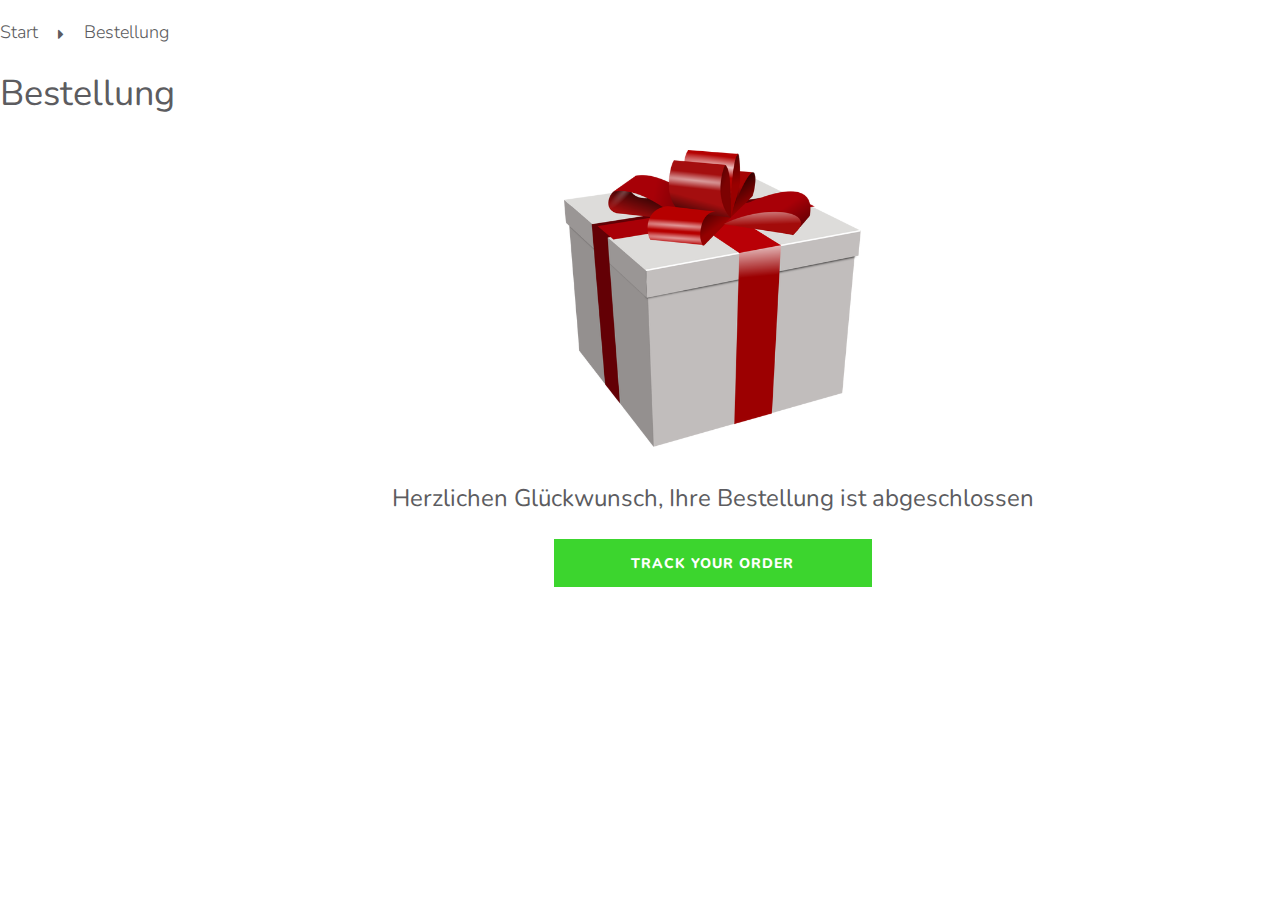
<file: checkout-zahlungsart.html>
<!DOCTYPE html>
<html lang="en">
<head>
	<meta charset="UTF-8">
	<title>eGourmery</title>
	<!-- fonts -->
	<link href="https://fonts.googleapis.com/css?family=Nunito:300,400,600,700,800" rel="stylesheet">
	<!-- icons -->
	<link rel="stylesheet" href="css/font-awesome.css">
	<!-- styles -->
	<link rel="stylesheet" href="css/main.css">
</head>

<section>
	<div class="checkout container">
		<div class="checkout-header">
			<div class="checkout-nav">
				<a href="#">Start</a>
				<i class="fa fa-caret-right" aria-hidden="true"></i>
				<a href="#">Bestellung</a>
			</div>
			<h2>Bestellung</h2>
		</div>

		<div class="checkout-window">
			<div class="present">
				<img src="img/present.png" alt="present">
				<h2>Herzlichen Glückwunsch, Ihre Bestellung ist abgeschlossen</h2>
				<input type="submit" value="Track your order">
			</div>
		</div>
	</div>
</section>
</file>
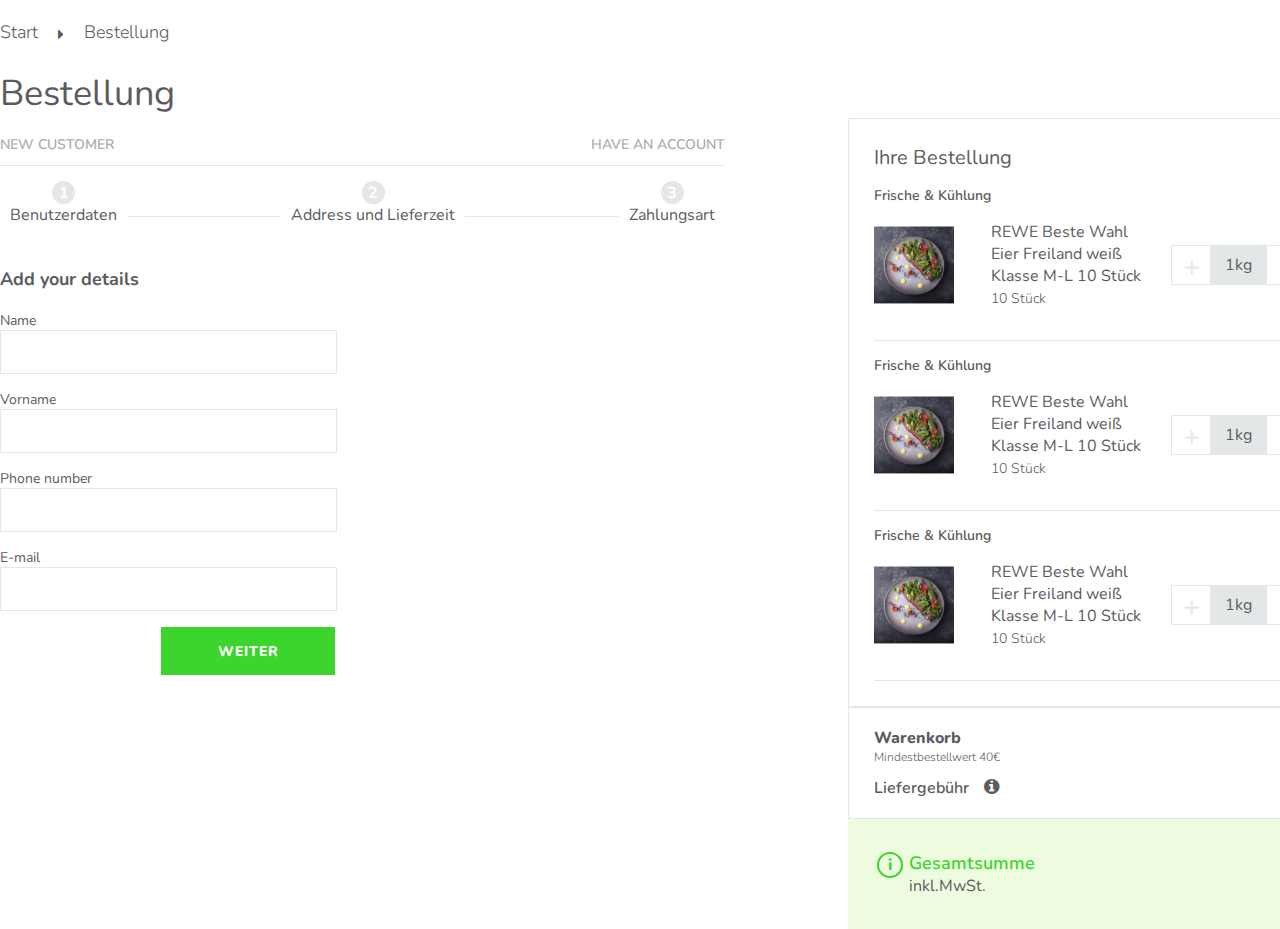
<file: checkout.html>
<!DOCTYPE html>
<html lang="en">
<head>
	<meta charset="UTF-8">
	<title>eGourmery</title>
	<!-- fonts -->
	<link href="https://fonts.googleapis.com/css?family=Nunito:300,400,600,700,800" rel="stylesheet">
	<!-- icons -->
	<link rel="stylesheet" href="css/font-awesome.css">
	<!-- styles -->
	<link rel="stylesheet" href="css/main.css">
</head>

<section>
	<div class="checkout container">
		<div class="checkout-header">
			<div class="checkout-nav">
				<a href="#">Start</a>
				<i class="fa fa-caret-right" aria-hidden="true"></i>
				<a href="#">Bestellung</a>
			</div>
			<h2>Bestellung</h2>
		</div>

		<div class="checkout-window">
			<div style="width: 725px;">
				<div class="checkout-type">
					<a href="#">NEW CUSTOMER</a>
					<a href="#">HAVE AN ACCOUNT</a>
				</div>

				<div class="checkout-steps">
					<div class="checkout-step">
						<span>1</span>
						<p>Benutzerdaten</p>
					</div>
					<div class="checkout-step">
						<span>2</span>
						<p>Address und Lieferzeit</p>
					</div>
					<div class="checkout-step">
						<span>3</span>
						<p>Zahlungsart</p>
					</div>
				</div>

				<form class="user_data-form" action="#" method="POST">
					<h3>Add your details</h3>
					<p>Name</p>
					<input type="text">
					<p>Vorname </p>
					<input type="text">
					<p>Phone number</p>
					<input type="text">
					<p>E-mail</p>
					<input type="text">
					<input id="button" type="submit" value="Weiter">
				</form>

				<form class="delivery_time" action="#" method="POST">
					<div style="display: flex;">
					<div class="adres">
						<h2>Add new address</h2>
						<p>Stadt</p>
						<input type="text">
						<p>Street</p>
						<input type="text">
						<div class="exact_address">
							<div>
								<p>Haus</p>
								<input type="text">
							</div>
							<div>
								<p>Wohnung</p>
								<input type="text">
							</div>
							<div>
								<p>index</p>
								<input type="text">
							</div>
						</div>
					</div>
					<div class="time">
						<h2>Wählen Sie die Lieferzeit aus</h2>
						<div class="exact_time">
							<div>
								<p>Datum</p>
								<input type="text">
							</div>
							<div>
								<p>Zeit</p>
								<input type="text">
							</div>
						</div>
					</div>
					</div>
					<div class="delivery_time-buttons">
						<button>zurück</button>
						<button>Weiter</button>
					</div>
				</form>

				<form action="#" class="Payment" method="POST">
					<div class="pay-system">
						<h2>Choose the payment method</h2>
						<div class="pay-system-card">
							<h5>Barzahlung</h5>
							<input type="radio" id="cash_payment" class="cash_payment">
							<label style="margin-bottom: 19px;" for="cash_payment"></label>
							<img style="height: 22px;" src="img/cash_payment.png" alt="cash_payment">
						</div>
						<div class="pay-system-card">
							<h5>Kreditkarte</h5>
							<input type="radio" id="cash_payment2" class="cash_payment">
							<label for="cash_payment2"></label>
							<img src="img/Visa.png" alt="Visa">
						</div>
						<div class="pay-system-card">
							<h5>PayPal</h5>
							<input type="radio" id="cash_payment3" class="cash_payment">
							<label for="cash_payment3"></label>
							<img src="img/PayPal_logo.png" alt="paypal">
						</div>
						<div class="pay-system-card">
							<h5>Sofort</h5>
							<input type="radio" id="cash_payment4" class="cash_payment">
							<label for="cash_payment4"></label>
							<img src="img/sofort.png" alt="sofort">
						</div>
						<div class="pay-system-card">
							<h5>Essenscheck</h5>
							<input type="radio" id="cash_payment5" class="cash_payment">
							<label style="margin-bottom: 19px;" for="cash_payment5"></label>
							<div><img style="margin: 0;" src="img/Ticket.png" alt="Ticket">
							<img style="margin: 0;" src="img/Sodexo_logo.png" alt="Sodexo"></div>
						</div>
						<div class="conditions">
							<input type="checkbox" id="accept" class="user_conditions">
							<label  for="accept">Hiermit akzeptiere ich die <a href="#">AGB</a> und <a href="#"> Datenschutzerklärung</a> von eGourmery</label>
							<input type="checkbox" id="notification" class="user_conditions">
							<label for="notification">Ich will uber Neuigkeiten per eMail informiert werden! <a href="#">(Widerrufsbelehrung)</a>></label>
						</div>
						<div class="enter-details">
							<h3 style="margin-bottom: 10px;">Enter your payment details</h3>
							<div class="user-info">
								<h4>Cardholder Name</h4>
								<input type="text">
								<h4>Experation</h4>
								<div id="calendar">
									<p>January (01)<i class="fa fa-caret-down" aria-hidden="true"></i></p>
									<p>2021 <i class="fa fa-caret-down" aria-hidden="true"></i></p>
								</div>
							</div>
							<div class="credit-card">
								<h4>Credit Card Number</h4>
								<input type="text">
								<h4>CVC code</h4>
								<input style="width: 84px;" type="password">
							</div>
							<div class="comentary">
								<h3>Kommentar zur Bestellung</h3>
								<textarea name="coment" id="coment" cols="30" rows="10"></textarea>
							</div>
						</div>
					</div>

					<div class="cupon">
						<h4>Promocode</h4>
						<input type="text" placeholder="COUPON1_1">
						<button>anwenden</button>
					</div>

					<div class="mortgage-credit">
						<div class="prepayment">
							<h3>Pfand-Guthaben</h3>
							<h4>Ihr aktuelles Pfand-Guthaben aus der Rechnung 891299 vom 27.02.2018 beträgt:</h4>
							<ul>
								<li>
									Pfand 4*0,25= 1,00 € 
									<button><img src="icons/Line.svg" alt="-"></button>
								</li>
								<li>
									Pfand 8*0,25= 2,00 €
									<button><img src="icons/Line.svg" alt="-"></button>
								</li>
								<li>
									Pfand 1*0,25= 0,25 €
									<button><img src="icons/Line.svg" alt="-"></button>
								</li>
								<li>
									Pfand 6*0,15= 0,90 €
									<button><img src="icons/Line.svg" alt="-"></button>
								</li>
								<li id="summe">
									Summe	4,15 €*
								</li>
							</ul>
							<p>*(die Anzahl und Bezeichnung des Pfandes, muss des abzugebendes Pfandes entsprechen, ansonsten kann die Rücknahme nicht gewährleistet werden)</p>
						</div>
						<div class="cancle-prepayment">
							<p>Möchten Sie Ihr Pfand-Guthaben von der Bestellung <a href="#">298084</a> und <a href="#">1098388</a> verrechen und auch dem Fahrer bei der Lieferung überreichen? </p>
							<input type="checkbox" id="yes">
							<label for="yes">Ja, ich möchte</label>
							<br>
							<br>
							<input type="checkbox" id="no">
							<label for="no">Nein, ich gebe den Pfand woanders ab und verzichte auf die Gutschrift</label>
						</div>
					</div>

					<div class="Payment-buttons">
						<button>zurück</button>
						<button>ABSCHLIESSEN</button>
					</div>
				</form>

				<form class="enter-details_form" action="#" method="POST">
					<h3>Enter your details</h3>
					<p>E-mail</p>
					<input type="text">
					<p>Passwort</p>
					<input type="text"><br>
					<a href="#">Forgot a Passwort?</a>
					<input id="login" type="submit" value="Login">
				</form>

				<form class="adress-choosing" action="#" method="POST">
					<div class="Choose_address">
						<h2>Choose your address</h2>
						<div class="it_adress">
							<input id="one" type="radio">
							<label for="one">Yevheniia Konstantynova</label>
							<p>Aria Hotel Zufuhrstraße 10 90443 Nürnberg</p>
							<a href="#">edit</a>
						</div>
						<div class="it_adress">
							<input id="two" type="radio">
							<label for="two">Yevheniia Konstantynova</label>
							<p>Neulichtenhofstr. 16, 90461 Nürnberg</p>
							<a href="#">edit</a>
						</div>
						<div class="select-time">
							<h2>Wählen Sie die Lieferzeit aus</h2>
							<div style="display: flex; justify-content: center;">
								<div>
								<p>Datum</p>
								<input type="text" id="date">
								<label for="date">Mo, 2 April <i class="fa fa-caret-down" aria-hidden="true"></i></label></div>
								<div style="margin-left: 15px;margin-right: 90px;"><p>Zeit</p>						
								<input type="text" id="time">
								<label for="time">14 : 30 <i class="fa fa-caret-down" aria-hidden="true"></i></label></div>
							</div>
						</div>
					</div>
					<div class="new_adress">
						<h2>Or add new address</h2>
						<p>Name</p>
						<input type="text">
						<p>Vorname</p>
						<input type="text">
						<p>Phone number</p>
						<input type="text">
						<p>Stadt</p>
						<input type="text">
						<p>Strasse</p>
						<input type="text">
						<ul class="exact_address">
							<li>
								<p>Haus</p>
								<input type="text">
							</li>
							<li>
								<p>Wohnung</p>
								<input type="text">
							</li>
							<li>
								<p>Index</p>
								<input type="text">
							</li>
						</ul>
						<div class="adress-choosing_bitton">
							<input type="submit" value="Save">
						</div>
					</div>
					
				</form>


				<form action="#" class="Payment2" method="POST">
					<div class="pay-system">
						<h2>Choose the payment method</h2>
						<div class="pay-system-card">
							<h5>Barzahlung</h5>
							<input type="radio" id="cash_payment6" class="cash_payment">
							<label style="margin-bottom: 19px;" for="cash_payment6"></label>
							<img style="height: 22px;" src="img/cash_payment.png" alt="cash_payment">
						</div>
						<div class="pay-system-card">
							<h5>Kreditkarte</h5>
							<input type="radio" id="cash_payment7" class="cash_payment">
							<label for="cash_payment7"></label>
							<img src="img/Visa.png" alt="Visa">
						</div>
						<div class="pay-system-card">
							<h5>PayPal</h5>
							<input type="radio" id="cash_payment8" class="cash_payment">
							<label for="cash_payment8"></label>
							<img src="img/PayPal_logo.png" alt="paypal">
						</div>
						<div class="pay-system-card">
							<h5>Sofort</h5>
							<input type="radio" id="cash_payment9" class="cash_payment">
							<label for="cash_payment9"></label>
							<img src="img/sofort.png" alt="sofort">
						</div>
						<div class="pay-system-card">
							<h5>Essenscheck</h5>
							<input type="radio" id="cash_payment10" class="cash_payment">
							<label style="margin-bottom: 19px;" for="cash_payment10"></label>
							<div><img style="margin: 0;" src="img/Ticket.png" alt="Ticket">
							<img style="margin: 0;" src="img/Sodexo_logo.png" alt="Sodexo"></div>
						</div>


						<div class="conditions">
							<input type="checkbox" id="accept2" class="user_conditions">
							<label  for="accept2">Hiermit akzeptiere ich die <a href="#">AGB</a> und <a href="#"> Datenschutzerklärung</a> von eGourmery</label>
							<input type="checkbox" id="notification2" class="user_conditions">
							<label for="notification2">Ich will uber Neuigkeiten per eMail informiert werden! <a href="#">(Widerrufsbelehrung)</a>></label>
						</div>
					</div>

					<div class="cupon">
						<h4>Promocode</h4>
						<input type="text" placeholder="COUPON1_1">
						<button>anwenden</button>
					</div>

					<div class="mortgage-credit">
						<div class="prepayment">
							<h3>Pfand-Guthaben</h3>
							<h4>Ihr aktuelles Pfand-Guthaben aus der Rechnung 891299 vom 27.02.2018 beträgt:</h4>
							<ul>
								<li>
									Pfand 4*0,25= 1,00 € 
									<button><img src="icons/Line.svg" alt="-"></button>
								</li>
								<li>
									Pfand 8*0,25= 2,00 €
									<button><img src="icons/Line.svg" alt="-"></button>
								</li>
								<li>
									Pfand 1*0,25= 0,25 €
									<button><img src="icons/Line.svg" alt="-"></button>
								</li>
								<li>
									Pfand 6*0,15= 0,90 €
									<button><img src="icons/Line.svg" alt="-"></button>
								</li>
								<li id="summe">
									Summe	4,15 €*
								</li>
							</ul>
							<p>*(die Anzahl und Bezeichnung des Pfandes, muss des abzugebendes Pfandes entsprechen, ansonsten kann die Rücknahme nicht gewährleistet werden)</p>
						</div>
						<div class="cancle-prepayment">
							<p>Möchten Sie Ihr Pfand-Guthaben von der Bestellung <a href="#">298084</a> und <a href="#">1098388</a> verrechen und auch dem Fahrer bei der Lieferung überreichen? </p>
							<input type="checkbox" id="yes2">
							<label for="yes2">Ja, ich möchte</label>
							<br>
							<br>
							<input type="checkbox" id="no2">
							<label for="no2">Nein, ich gebe den Pfand woanders ab und verzichte auf die Gutschrift</label>
						</div>
					</div>

					<div class="Payment-buttons">
						<button>zurück</button>
						<button>ABSCHLIESSEN</button>
					</div>
				</form>
			</div>

			<div style="width: 577px;"> 
				<div class="checkout-product">
					<h3>Ihre Bestellung</h3>
					<div class="product-in-cart">
						<h6>Frische & Kühlung</h6>
						<div class="product-in-cart_description">
							<img src="img/in-cart.png" alt="product">
							<p>REWE Beste Wahl Eier Freiland weiß Klasse M-L 10 Stück <br> <span>10 Stück</span></p>
							<div class="quantity">
								<button>+</button>
								<p>1kg</p>
								<button>-</button>
							</div>
							<p style="font-weight: 600; width: 30px;">7,99€</p>
							<div class="delete">
								<span></span>
								<span></span>
							</div>
						</div>
					</div>
					<div class="product-in-cart">
						<h6>Frische & Kühlung</h6>
						<div class="product-in-cart_description">
							<img src="img/in-cart.png" alt="product">
							<p>REWE Beste Wahl Eier Freiland weiß Klasse M-L 10 Stück <br> <span>10 Stück</span></p>
							<div class="quantity">
								<button>+</button>
								<p>1kg</p>
								<button>-</button>
							</div>
							<p style="font-weight: 600; width: 30px;">7,99€</p>
							<div class="delete">
								<span></span>
								<span></span>
							</div>
						</div>
					</div>
					<div class="product-in-cart">
						<h6>Frische & Kühlung</h6>
						<div class="product-in-cart_description">
							<img src="img/in-cart.png" alt="product">
							<p>REWE Beste Wahl Eier Freiland weiß Klasse M-L 10 Stück <br> <span>10 Stück</span></p>
							<div class="quantity">
								<button>+</button>
								<p>1kg</p>
								<button>-</button>
							</div>
							<p style="font-weight: 600; width: 30px;">7,99€</p>
							<div class="delete">
								<span></span>
								<span></span>
							</div>
						</div>
					</div>
				</div>
				<div class="total-price-board">
					<div class="total-price_desc">
						<h4>Warenkorb</h4>
						<p>Mindestbestellwert 40€</p>
						<h4 style="font-weight: 600">Liefergebühr<i class="fa fa-info-circle" aria-hidden="true"></i></h4>
					</div>
					<div class="total-price">
						<h5>2092,99€</h5>
						<h5>4€</h5>
					</div>
				</div>

				<div class="total-price-inf-board">
					<div id="info_icon">i</div>
					<div class="total-price-inf_desc">
						<h4>Gesamtsumme</h4>
						<p>inkl.MwSt.</p>
					</div>
					<div class="inf-total-price">
						<h5>2092,99€</h5>
					</div>
				</div>
			</div>

		</div>
	</div>
</section>
</file>
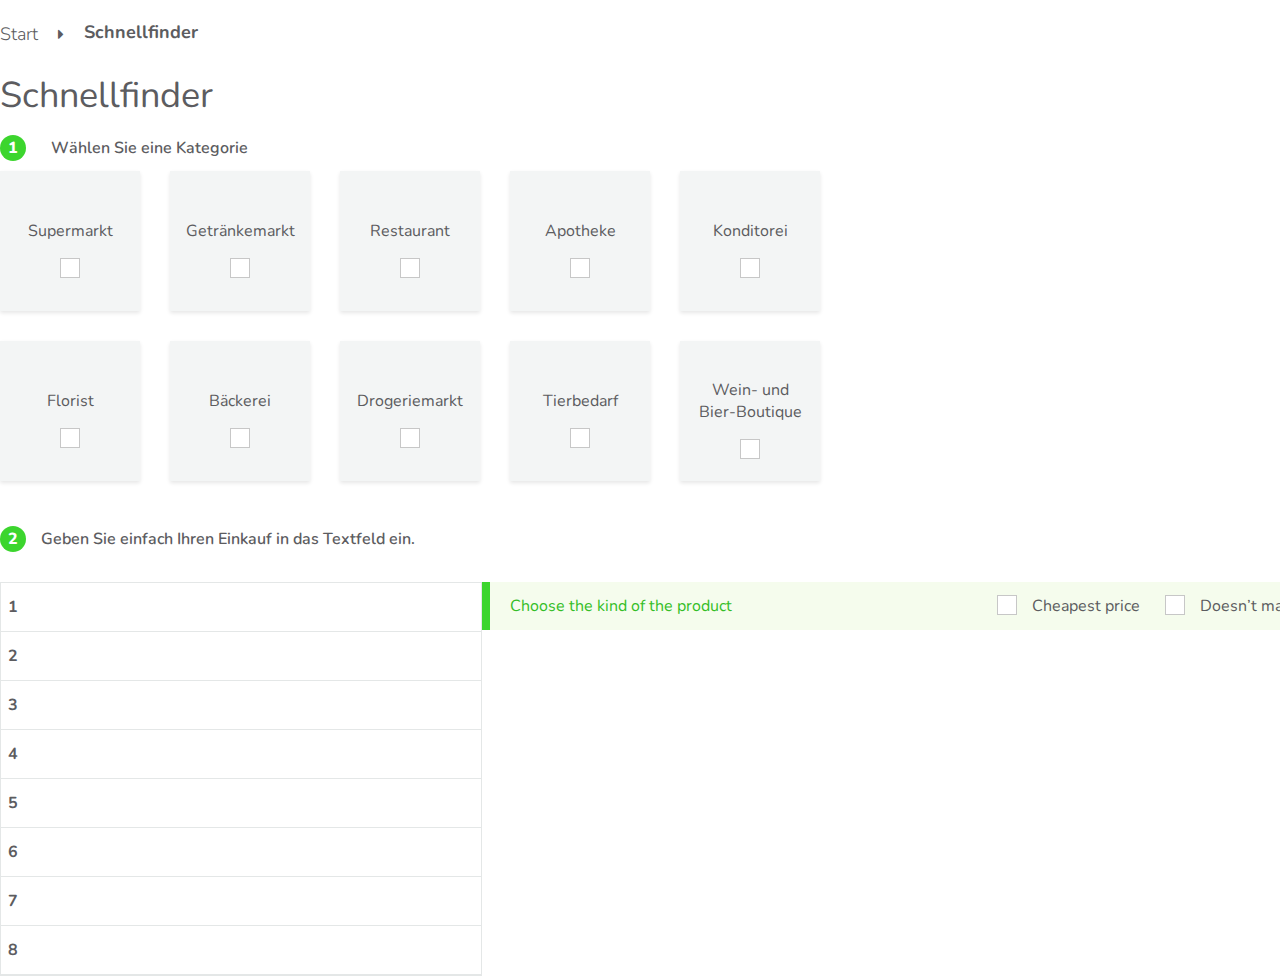
<file: Schnell-kaufen.html>
<!DOCTYPE html>
<html lang="en">
<head>
	<meta charset="UTF-8">
	<title>eGourmery</title>
	<!-- fonts -->
	<link href="https://fonts.googleapis.com/css?family=Nunito:300,400,600,700,800" rel="stylesheet">
	<!-- icons -->
	<link rel="stylesheet" href="css/font-awesome.css">
	<!-- styles -->
	<link rel="stylesheet" href="css/main.css">
</head>

<section>
	<div class="Schnel-kaufen container">
		<div class="checkout-header">
			<div class="checkout-nav">
				<a href="#">Start<i class="fa fa-caret-right" aria-hidden="true"></i></a>				
				<a href="#">Schnellfinder</a>
			</div>
			<h2>Schnellfinder</h2>
		</div>

		<div class="Choose-a-category">
			<div class="choosing-headline">
				<span>1</span>
				<h4>Wählen Sie eine Kategorie</h4>
			</div>
			<div class="categories">
				<div class="category-card">
					<p>Supermarkt</p>
					<input type="checkbox" id="card" class="card-check">
					<label for="card"></label>
				</div>
				<div class="category-card">
					<p>Getränkemarkt</p>
					<input type="checkbox" id="card2" class="card-check">
					<label for="card2"></label>
				</div>
				<div class="category-card">
					<p>Restaurant</p>
					<input type="checkbox" id="card3" class="card-check">
					<label for="card3"></label>
				</div>
				<div class="category-card">
					<p>Apotheke</p>
					<input type="checkbox" id="card4" class="card-check">
					<label for="card4"></label>
				</div>
				<div class="category-card">
					<p>Konditorei</p>
					<input type="checkbox" id="card5" class="card-check">
					<label for="card5"></label>
				</div>
				<div class="category-card">
					<p>Florist</p>
					<input type="checkbox" id="card6" class="card-check">
					<label for="card6"></label>
				</div>
				<div class="category-card">
					<p>Bäckerei</p>
					<input type="checkbox" id="card7" class="card-check">
					<label for="card7"></label>
				</div>
				<div class="category-card">
					<p>Drogeriemarkt</p>
					<input type="checkbox" id="card8" class="card-check">
					<label for="card8"></label>
				</div>
				<div class="category-card">
					<p>Tierbedarf</p>
					<input type="checkbox" id="card9" class="card-check">
					<label for="card9"></label>
				</div>
				<div class="category-card">
					<p>Wein- und <br>Bier-Boutique</p>
					<input type="checkbox" id="card10" class="card-check">
					<label for="card10"></label>
				</div>
			</div>
		</div>

		<div class="enter-purchase">
			<div class="enter-purchase-headline">
				<span>2</span>
				<h4>Geben Sie einfach Ihren Einkauf in das Textfeld ein.</h4>
			</div>

			<div class="input-fields">
				<div class="field">
					<p>1</p>
					<input type="text">
				</div>
				<div class="field">
					<p>2</p>
					<input type="text">
				</div>
				<div class="field">
					<p>3</p>
					<input type="text">
				</div>
				<div class="field">
					<p>4</p>
					<input type="text">
				</div>
				<div class="field">
					<p>5</p>
					<input type="text">
				</div>
				<div class="field">
					<p>6</p>
					<input type="text">
				</div>
				<div class="field">
					<p>7</p>
					<input type="text">
				</div>
				<div class="field">
					<p>8</p>
					<input type="text">
				</div>
			</div>

			<div class="product-kind">
				<div class="product-kind-headline">
					<h4>Choose the kind of the product</h4>
					<input type="checkbox" id="Cheapest_price" class="price-type">
					<label for="Cheapest_price">Cheapest price</label>
					<input type="checkbox" id="Doesnt_matter" class="price-type">
					<label for="Doesnt_matter">Doesn’t matter</label>
				</div>
			</div>
		</div>

	</div>
</section>
</file>
<file: css/main.css>
@font-face {
  font-family: 'FontAwesome';
  src: url('../fonts/fontawesome-webfont.eot?v=4.7.0');
  src: url('../fonts/fontawesome-webfont.eot?#iefix&v=4.7.0') format('embedded-opentype'), url('../fonts/fontawesome-webfont.woff2?v=4.7.0') format('woff2'), url('../fonts/fontawesome-webfont.woff?v=4.7.0') format('woff'), url('../fonts/fontawesome-webfont.ttf?v=4.7.0') format('truetype'), url('../fonts/fontawesome-webfont.svg?v=4.7.0#fontawesomeregular') format('svg');
  font-weight: normal;
  font-style: normal;
}

body {
	margin: 0;
	padding: 0;
	font-family: 'Nunito', sans-serif;
}

h1, h2, h3, h4, h5, h6 {
	color: #5C5C60;
	margin: 0;
	padding: 0;
}

h2 {
	font-size: 30px;
	font-weight: 400;
}

input {
	font-family: 'Nunito', sans-serif;
}

button {
	font-family: 'Nunito', sans-serif;
}

textarea {
	font-family: 'Nunito', sans-serif;
}

.container {
	width: 1425px;
	margin: 0 auto;
}

/*head menu*/
.head {
	display: flex;
	justify-content: space-between;
	align-items: center;
	height: 96px;
}
.hamburger {
	width: 25px;
	height: 20px;
	display: none;
}

.hamburger span {
	width: 100%;
	height: 2px;
	background: #5C5C60;
	display: block;
	margin-bottom: 5px;
}

.hamburger_menu {
	display: none;
}

.logo img {
	width: 100%;
}

.head-nav {
	display: flex;
	list-style: none;
	height: 100%;
	align-items: center;
	color: #5C5C60;
}

.head-nav li {
	margin-left: 37px;
	cursor: pointer;
}

.account-nav {
	display: flex;
	height: 100%;
}

.nav__block {
	width: 130px;
	display: flex;
	position: relative;
	justify-content: center;
	align-items: center;
	flex-direction: column;
	font-size: 12px;
	text-transform: uppercase;
	cursor: pointer;
	border-left: 1px solid #E4E7E7;
}
.cart {
	border-right:  1px solid #E4E7E7;
}

.account:hover {
	background: #F3F3F3;
}.favourits:hover {
	background: #F3F3F3;
}.cart:hover {
	background: #F3F3F3;
}

.Notification__circle {
	height: 23px;
	width: 23px;
	border-radius: 50%;
	background: #3CD52E;
	display: flex;
	justify-content: center;
	align-items: center;
	font-weight: 700;
	color: #ffffff;
	position: absolute;
	top: 5%;
	right: 28%;
}

#bottom__border {
	display: block;
	height: 1px;
	width: 1425px;
	background: #E4E7E7;
	margin: 0;
}
/*head menu end*/

/*site navigation*/
.navigation {
	height: 60px;
	background: #F3F5F5;
	position: relative;
}

.nav_bar {
	display: flex;
	height: 100%;
	width: 100%;
	list-style: none;
	margin: 0;
	padding: 0;
	z-index: 1;
}

.nav_bar i{
	margin-left: 5px;
	font-size: 18px;
}

.nav_bar li {
	height: 60px;
	display: flex;
	align-items: center;
	font-size: 14px;
	border-left: 1px solid #E4E7E7;
	text-transform: uppercase;
	cursor: pointer;
	justify-content: center;
	letter-spacing: 1px;
}

.products {
	background: #3CD52E;
	color: #ffffff;
	width: 380px;
}

.nav_bar li:nth-child(2) {
	background: #3CD52E;
	color: #ffffff;
	width: 189px;
}

.nav_bar li:nth-child(3) {
	background: #E4E7E7;
	color: #5C5C60;
	width: 212px;
}
.nav_bar li:nth-child(3) i{
	font-size: 18px;
	margin-right: 7px;
}

.nav_bar li:nth-child(4) {
	color: #5C5C60;
	width: 245px;
}

.nav_bar li:nth-child(5) {
	color: #5C5C60;
	width: 262px;
	background: #F3F5F5;
}

.nav_bar li:nth-child(6) {
	color: #5C5C60;
	padding: 0;
	width: 131px;
	background: #F3F5F5;

}
.nav_bar li:nth-child(6) div{
	height: 60px;
	width: 65px;
	display: flex;
	align-items: center;
	justify-content: center;
	border-right: 1px solid #E4E7E7;
}

.all-products {
	height: 430px;
	max-width: 1425px;
	background: #fff;

}

.all-products div {
	height: 100%;
	width: 100%;
	display: flex;
	justify-content: space-between;
}

.poduct-list {
	margin: 0;
	padding: 0;
	list-style: none;
	z-index: 2;
	background: #fff;
}

.poduct-list li {
	margin-top: 10px;
}
.poduct-list li:hover {
	background: #F3F5F5;
}

.poduct-list a {
	text-decoration: none;
	font-size: 15px;
	color: #77777A;
}


/*site navigation end*/

/*head banner*/
.banner h1 {
	font-size: 36px;
	margin: 71px 0 41px 0;
	font-weight: 400;
}

.search {
	height: 64px;
	width: 968px;
	display: flex;
	align-items: center;
	box-shadow: 0px 10px 30px #E4E7E7;
}

.search input {
	border: 1px solid #E4E7E7;
	width: 561px;
	height: 47px;
	font-size: 16px;
	padding-left: 10px;
	margin-left: 5px;
}


.search a {
	text-decoration: none;
	text-transform: uppercase;
	font-size: 14px;
	font-weight: 800;
	color: #fff;
	height: 49px;
	width: 167px;
	background: #3CD52E;
	display: flex;
	align-items: center;
	justify-content: center;
	letter-spacing: 1px;
	margin: 0 8px;
}

.search p {
	font-size: 14px;
	color: #5C5C60;

}

.partners {
	width: 100%;
	margin-top: 51px;
	margin-bottom: 48px;
	display: flex;
	justify-content: space-between;
}
/*head banner end*/

/*about us*/
/*cities*/
.cities h2 {
	margin: 0 0 33px 0;
	font-weight: 400;
}

.cities-list {
	display: flex;
	flex-flow: row wrap;
	justify-content: center;
}

.city-card {
	height: 239px;
	width: 465px;
	margin: 10px 5px 0 5px;
	position: relative;

}

.city-card img{
	height: 100%;
	width: 100%;

}

.city-card p {
	position: absolute;
	bottom: 0%;
	left: 2%;
	font-size: 24px;
	font-weight: 600;
	color: #fff;
}
/*cities end*/

/*instruction*/
.instruction h2{
	font-weight: 400;
	margin: 40px 0 17px 0;
}

.instruction p {
	font-size: 16px;
	color: #5C5C60;
	margin: 0;
	padding: 0;
	width: 775px;
}

.steps {
	display: flex;
	justify-content: space-between;
	list-style: none;
	margin: 30px 0 100px 0;
	padding: 0;
	position: relative;
}

.step {
	display: flex;
	height: 160px;
	justify-content: space-between;
	z-index: 2;
}

.step-circle {
	height: 32px;
	width: 32px;
	margin: 25px 70px 0 0;
	border-radius: 50%;
	background: #3CD52E;
	display: flex;
	justify-content: center;
	align-items: center;
	font-weight: 700;
	color: #ffffff;
}

.step-description {
	width: 275px;
}

.step-description h3 {
	font-size: 24px;
	font-weight: 600;
	margin-bottom: 25px;
}

.step-description p {
	font-size: 16px;
	height: 100px;
	width: 100%;
}

.steps span {
	display: block;
	height: 2px;
	background: #D3D3D3;
	width: 100%;
	position: absolute;
	top: 25%;
	z-index: 1;
}
/*instruction end*/
/*about us end*/

/*app*/
.download-app {
	background: #3CD52E;
	height: 368px;
	display: flex;
	justify-content: center;
	align-items: center;
	position: relative;
}

.down-board h2{
	color: #fff;
	margin: 0;
}

.down-board p {
	width: 582px;
	color: #fff;
	margin: 15px 0 15px 0;
}

.down-board a {
	margin-right: 25px;
	height: 42px;
}

#iphone {
	margin-top: -126px;
}
/*app end*/

/*price*/
.price {
	display: flex;
	justify-content: space-between;
	align-items: center;
	padding-top: 30px;
}

.price-description {
	width: 317px;
	color: #5C5C60;
	margin-top: -90px;
}

.price-list {
	height: 512px;
	width: 345px;
	color: #5C5C60;
	text-align: center;
	display: flex;
	flex-direction: column;
	justify-content: space-between;
	align-items: center;
	margin-left: 10px;
	padding-bottom: 10px;
}
.price-list:hover {
	box-shadow: 0px 2px 55px rgba(202, 202, 202, 0.367);
}

.price-list img {
	margin-top: 51px;
	margin-left: 10px;
}

.price-list h3 {
	font-size: 36px;
	font-weight: 600;
}

.price-list h2 {
	font-size: 51px;
	font-weight: 600;
}

.price-list span {
	font-size: 18px;
	color: #D4D4D8;
	margin-top: -50px;
}

.price-list p{
	font-size: 14px;
}

.price-list a {
	width: 225px;
	height: 48px;
	background: #3CD52E;
	text-decoration: none;
	color: #fff;
	display: flex;
	justify-content: center;
	align-items: center;
}

.shapes {
	width: 100px;
	display: flex;
	justify-content: center;
}
/*price end*/

/*map*/
.map {
	display: flex;
	margin-top: 40px;
}

.map-desc {
	display: flex;
	flex-direction: column;
	justify-content: center;
	align-items: flex-start;
}

.map-desc p {
	font-size: 16px;
	color: #5C5C60;
}

#gmap_canvas {
	width:720px;
	height:440px;
}
/*map end*/

/*become part*/
.becorme-pat {
	display: flex;
	margin-top: 40px;
	margin-bottom: 20px;
}

.unknown {
	width: 50%;
}

.apply {
	width: 50%;
	margin-top: 70px;
}

.apply h2 {
	margin-bottom: 40px;
}

.apply p {
	color: #5C5C60;
	margin-bottom: 60px;
}

#Partner {
	height: 48px;
	width: 225px;
	display: flex;
	justify-content: center;
	align-items: center;
	text-decoration: none;
	color: #fff;
	text-transform: uppercase;
	background: #3CD52E;
}
/*become part end*/

.mobil320 {
	display: none;
}

/*footer*/
.contacts-windows {
	display: flex;
	justify-content: space-between;
	margin-top: 30px;
	position: relative;
}

.window {
	width: 345px;
	height: 330px;
}

.pay_and_contacts {
	display: flex;
}

.window h2 {
	font-size: 24px;
	margin: 10px 0 20px 0;
}

.window ul {
	list-style-type: none;
	font-size: 14px;
	color: #5C5C60;
	margin: 0;
	padding: 0;
}

.window p {
	font-size: 14px;
	color: #5C5C60;
}

.window input {
	width: 100%;
	height: 42px;
	padding-left: 10px;
}

.pay {
	display: flex;
}
.pay img {
	margin-left: 5px;
	height: 22px;
}

.repost {
	display: flex;
}
.repost img {
	height: 31px;
	margin-left: 5px;
}

#mail {
	width: 100%;
	height: 100px;
	margin-top: 10px;
	padding-left: 10px;
}

#send-massage {
	width: 100%;
	height: 44px;
	display: flex;
	justify-content: center;
	align-items: center;
	text-decoration: none;
	text-transform: uppercase;
	color: #fff;
	background: #3CD52E;
	margin-top: 20px;
}

#services {
	text-align: center;
	margin-top: 50px;
	margin-bottom: 30px;
}

#services a {
	text-decoration: none;
	color: #5C5C60;
}

.footer-desc {
	display: flex;
	justify-content: space-between;
	align-items: center;
	margin-top: 40px;
}

.desc-list {
	width: 400px;
	color: #5C5C60;
}
/*footer end*/
/*-/-/-/-/-/-/-/-/-/main page/-/-/-/-/-/-/-/-/-/-/*/

/*-/-/-/-/-/-/-/-/-goods katalog-/-/-/-/-/-/-/-/-/*/
.goods-catalog {
	position: relative;
	color: #5C5C60;
	font-family: 'Nunito', sans-serif;
}

.catalog-search {
	display: flex;
	height: 49px;
	width: 345px;
	justify-content: space-between;
	align-items: center;
	box-shadow: 0px 10px 20px rgba(0, 0, 0, 0.1);
	position: absolute;
	right: 0;
	top: 2%;
}

.catalog-search input {
	padding: 11px;
	margin: 0 4px;
	font-size: 14px;
	width: 200px;
	font-weight: 400;
	border: 1px solid #E4E7E7;
}

.catalog-search a {
	width: 120px;
	height: 49px;
	display: flex;
	justify-content: center;
	align-items: center;
	font-size: 14px;
	font-weight: 800;
	color: #fff;
	text-transform: uppercase;
	text-decoration: none;
	background: #3CD52E;
}

.catalog {
	display: flex;
}

/*filter*/
.catalog-filter {
	width: 276px;
	margin-right: 15px;
	margin-top: 94px;
}

.catalog-filter h4 {
	width: 100%;
	height: 48px;
	font-size: 14px;
	font-weight: 800;
	color: #fff;
	display: flex;
	justify-content: center;
	align-items: center;
	background: #3CD52E;
	text-transform: uppercase;
	margin-bottom: 15px;
}

.catalog h5 {
	width: 100%;
	font-size: 14px;
	font-weight: 600;
	display: flex;
	justify-content: center;
	align-items: center;
	margin-bottom: 15px;
}

.catalog i {
	margin-left: 80px;
}

.filter-type {
	list-style: none;
	margin: 0 0 20px 0;
	padding:0 0 5px 0;
	box-shadow: 0px 22px 24px rgba(46, 51, 51, 0.07), 0px 0px 10px rgba(46, 51, 51, 0.04);
}

.filter-type div {
	width: 18px;
	height: 18px;
	border: 1px solid #EBEBED;
	box-shadow: inset 0px 0px 3px rgba(0, 0, 0, 0.2);
	margin-right: 10px;
}

.filter-type img {
	width: 18px;
	height: 18px;
	display: none;
}

.filter-type li {
	margin-left: 20px;
	margin-bottom: 18px;
	font-size: 15px;
	display: flex;
	align-items: center;
}

.filter-type input:checked + label {
	font-weight: 600;
}

.filter-type input {
	display: none;
}

.goods-catalog {
	width: 79.6%;
	max-width: 1425px;
	color:#5C5C60;
}

.goods-catalog h2 {
	font-size: 24px;
	font-weight: 400;
	margin-top: 103px;
	margin-bottom: 22px;
}

.goods {
	display: flex;
	justify-content: flex-start;
	flex-flow: row wrap;
}

.goods-list {
	padding: 17px;
	border: 1px solid #E4E7E7;
	position: relative;
	margin: 11px 11px 0 0;
}

.goods-list h5 {
	font-size: 14px;
	font-weight: 600;
	width: 120px;
	height: 31px;
	background: #E4E7E7;
	display: flex;
	justify-content: center;
	align-items: center;
	position: absolute;
	top: -1px;
	left: -5px;
}

#add_wish_list {
	width: 22px;
	height: 19px;
	position: absolute;
	top: 12px;
	right: 20px;
}

.product-img {
	width: 233px;
	height: 170px;
}

.product-img img {
	width: 100%;
	height: 100%;
}

.product-description {
	padding-top: 13px;
}

.product-description h4 {
	font-size: 14px;
	font-weight: 600px;
	margin: 0;
	text-transform: uppercase;
	
}

.product-description p {
	font-size: 14px;
	font-weight: 400;
	color: #ACACAC;
	margin: 18px 0 10px 0;
}

.product-description span {
	color: #ACACAC;
	font-size: 12px;
	text-decoration: line-through;
}

.product-price {
	padding: 0;
	display: flex;
	height: 30px;
	align-items: center;
}

.product-price h3 {
	font-size: 18px;
	font-weight: 600;
	margin-right: 48px;
}

.product-price button {
	background: #fff;
	font-size: 24px;
	font-weight: 400;
	color: #E4E7E7;
	border: 1px solid #E4E7E7;
	height: 30px;
	width: 30px;
	margin: 0;
}

.product-price p {
	background: #E4E7E7;
	width: 40px;
	height: 30px;
	display: flex;
	justify-content: center;
	align-items: center;
	font-size: 14px;
	margin: 0;
}

.product-price img {
	width: 20px;
	height: 20px;
	padding: 5px;
	background: #3CD52E;
	margin-left: 10px;
}
/*-/-/-/-/-/-/-/-/goods katalog end/-/-/-/-/-/-/-/*/

/*-/-/-/-/-/-/-/-/-/-/checkout-/-/-/-/-/-/-/-/-/-/*/
.checkout {
	color: #5C5C60;
	font-family: 'Nunito', sans-serif;
}

.checkout-header h2 {
	font-size: 36px;
	font-weight: 400;
	margin-top: 25px;
}

.checkout-nav {
	display: flex;
	justify-content: flex-start;
	margin-top: 20px;
}

.checkout-nav a {
	font-size: 18px;
	font-weight: 300;
	color: #5C5C60;
	text-decoration: none;
}

.checkout-nav i {
	font-size: 16px;
	margin: 6px 20px 0 20px;
}

.checkout-nav a:nth-child(2) {
	font-weight: 700;
}

.checkout-window {
	max-width: 1425px;
	display: flex;
	justify-content: space-between;
}

.checkout-type {
	width: 100%;
	height: 30px;
	margin-top: 17px;
	border-bottom: 1px solid #E4E7E7;
	display: flex;
	justify-content: space-between;
}

.checkout-type a {
	color: #ACACAC;
	font-size: 14px;
	font-weight: 600;
	text-transform: uppercase;
	text-decoration: none;
}

.checkout-steps {
	display: flex;
	justify-content: space-between;
	border-bottom: 1px solid #E4E7E7;
}

.checkout-step {
	margin: 15px 0 -10px 0;
	padding: 0 10px 0 10px;
	display: flex;
	flex-direction: column;
	justify-content: center;
	align-items: center;
	background: #fff;
}

.checkout-step span {
	width: 23px;
	height: 23px;
	background: #E4E7E7;
	color: #fff;
	font-weight: 14px;
	font-weight: 700;
	border-radius: 50%;
	display: flex;
	justify-content: center;
	align-items: center;
}

.checkout-step p {
	font-size: 16px;
	margin: 0;
}

/*user_data-form---------------------------------*/

.user_data-form {
	display: block;
}

.user_data-form h3 {
	font-size: 18px;
	font-weight: 700;
	margin: 50px 0 20px 0;
}

.user_data-form p {
	margin: 0;
	font-size: 14px;
}

.user_data-form input {
	width: 325px;
	height: 32px;
	padding: 5px;
	font-size: 14px;
	margin-bottom: 16px;
	border: 1px solid  #E4E7E7;
}
/*user_data-form end-----------------------------*/

/*Address and delivery time----------------------*/
.delivery_time {
	display: none;
}

.delivery_time h2 {
	font-size: 18px;
	font-weight: 700;
	margin: 50px 0 23px 0;
}

.delivery_time p {
	font-size: 14px;
	margin: 0;
}

.delivery_time input {
	width: 334px;
	height: 32px;
	padding: 5px;
	font-size: 14px;
	border: 1px solid  #E4E7E7;
	margin-bottom: 17px;
}

.exact_address {
	width: 344px;
	display: flex;
	justify-content: space-between;
}

.exact_address input{
	width: 95px;
}

.time {
	margin-left: 42px;
}

.time h2{
	font-size: 18px;
	font-weight: 700;
	margin: 50px 0 23px 0;
}

.exact_time {
	display: flex;
	width: 275px;
	justify-content: space-between;
}

.exact_time input {
	width: 120px;
	padding: 5px;
}

.exact_time p {
	font-size: 14px;
	margin: 0;
}

.delivery_time-buttons {
	display: flex;
	justify-content: space-between;
	width: 100%;
	border-top: 1px solid #E4E7E7;
	margin-top: 32px;
}

.delivery_time-buttons button {
	height: 46px;
	width: 148px;
	margin-top: 24px;
	font-size: 14px;
	font-weight: 800;
	text-transform: uppercase;
	
}

.delivery_time-buttons button:nth-child(1) {
	border: 1px solid #E4E7E7;
	color: #3CD52E;
	background: #fff;
}

.delivery_time-buttons button:nth-child(2) {
	background: #3CD52E;
	color: #fff;
	border: none;
}
/*Address and delivery time ebd-----------------------*/
/*Payment---------------------------------------------*/
.Payment {
	width: 725px;
	color: #5C5C60;
	display: none;
}

.Payment2 {
	width: 725px;
	color: #5C5C60;
	display: none;
}

.pay-system {
	display: flex;
	flex-flow: row wrap;
}

.pay-system h2 {
	width: 725px;
	font-size: 18px;
	font-weight: 700;
	margin-top: 48px;
	margin-bottom: 10px;
}

.pay-system-card {
	display: flex;
	flex-direction: column;
	justify-content: space-between;
	align-items: center;
	height: 120px;
	width: 95px;
	border-radius: 3px;
	background: #F3F5F5;
	margin-right: 25px;
	box-shadow: 0px 2px 3px rgba(0, 0, 0, 0.1);
}

.pay-system-card h5 {
	font-size: 12px;
	font-weight: 400;
	margin-top: 20px;
}

.cash_payment {
  position: absolute;
  z-index: -1;
  opacity: 0;
}
.cash_payment + label {
  position: relative;
  cursor: pointer;
  margin-bottom: 20px;
}
.cash_payment + label:before {
  content: '';
  position: absolute;
  top: -3px;
  left: -10px;
  width: 16px;
  height: 16px;
  border: 1px solid #CDD1DA;
  border-radius: 50%;
  background: #FFF;
}
.cash_payment + label:after {
  content: '';
  position: absolute;
  top: 2.5px;
  left: -4.5px;
  width: 8px;
  height: 8px;
  border-radius: 50%;
  background: #9FD468;
  display: none;
  transition: 0.2s;
}
.cash_payment:checked + label:after {
  display: block;
}

.pay-system-card div {
	width: 35px;
}

.pay-system-card img {
	height: 15px;
	width: 35px;
	margin-bottom: 20px;
}

.conditions {
	width: 725px;
	display: flex;
	flex-flow: row wrap;
}

.conditions a {
	color: #5C5C60;
	font-weight: 600;
}

.user_conditions {
	display: none;
}

.user_conditions + label {
	margin-top: 20px;
	margin-left: 20px;
	width: 680px;
	position: relative;
	margin-left: 40px;
}

#accept + label:before {
	content: '';
	height: 17px;
	width: 17px;
	border: 1px solid #C7C7C7;
	display: block;
	position: absolute;
	left: -40px;
}

#accept + label:after {
	font-family: 'FontAwesome';
	content: "\f00c";
	color: #3CD52E;
	position: absolute;
	left: -39px;
	top: 1px;
	display: none;
}

#accept:checked + label:after {
	display: block;
}

#notification + label:before {
	content: '';
	height: 17px;
	width: 17px;
	border: 1px solid #C7C7C7;
	display: block;
	position: absolute;
	left: -40px;
}

#notification + label:after {
	font-family: 'FontAwesome';
	content: "\f00c";
	color: #3CD52E;
	position: absolute;
	left: -39px;
	top: 1px;
	display: none;
}

#notification:checked + label:after {
	display: block;
}

#accept2 + label:before {
	content: '';
	height: 17px;
	width: 17px;
	border: 1px solid #C7C7C7;
	display: block;
	position: absolute;
	left: -40px;
}

#accept2 + label:after {
	font-family: 'FontAwesome';
	content: "\f00c";
	color: #3CD52E;
	position: absolute;
	left: -39px;
	top: 1px;
	display: none;
}

#accept2:checked + label:after {
	display: block;
}

#notification2 + label:before {
	content: '';
	height: 17px;
	width: 17px;
	border: 1px solid #C7C7C7;
	display: block;
	position: absolute;
	left: -40px;
}

#notification2 + label:after {
	font-family: 'FontAwesome';
	content: "\f00c";
	color: #3CD52E;
	position: absolute;
	left: -39px;
	top: 1px;
	display: none;
}

#notification2:checked + label:after {
	display: block;
}


.enter-details {
	margin-top: 10px;
	width: 725px;
	border-top: 1px solid #E4E7E7;
	border-bottom: 1px solid #E4E7E7;
	color: #5C5C60;
	display: flex;
	flex-flow: row wrap;
}

.enter-details h3 {
	font-size: 18px;
	font-weight: 700;
	margin-top: 26px;
	width: 100%;
}

.user-info {
	width: 320px;
}

.user-info h4 {
	font-weight: 400;
}

.user-info input {
	width: 300px;
	padding: 10px;
	border: none;
	background: #F5FCED;

}

#calendar {
	display: flex;
	margin-top: 10px;
}

.user-info p {
	display: inline-block;
	height: 42px;
	width: 120px;
	padding: 0 10px;
	margin: 0;
	display: flex;
	justify-content: space-between;
	align-items: center;
	border: 1px solid #C7C7C7;
	margin-right: 20px;
}

.credit-card {
	width: 320px;
	margin-left: 30px;
}

.credit-card h4 {
	font-weight: 400;
}

.credit-card input {
	border: none;
	background: #F5FCED;
	padding: 10px;
	width: 320px;
}

.comentary {
	width: 100%;
}

.comentary textarea {
	width: 705px;
	height: 93px;
	border: 1px solid #C7C7C7;
	padding: 10px;
	margin-bottom: 30px;
}

.cupon {
	height: 80px;
	width: 725px;
	display: flex;
	align-items: center;
	justify-content: center;
	background: #F3F5F5;
	margin-top: 30px;
}

.cupon h4 {
	font-size: 16px;
	font-weight: 400;
}

.cupon input{
	background: #fff;
	text-transform: uppercase;
	border: 1px solid #C7C7C7;
	width: 248px;
	padding: 10px;
	margin-left: 40px;
}

.cupon button {
	width: 211px;
	height: 39px;
	background: #fff;
	display: flex;
	justify-content: center;
	align-items: center;
	text-transform: uppercase;
	color: #3CD52E;
	font-size: 14px;
	font-weight: 600;
	border: none;
	margin-left: 10px;
}

.mortgage-credit {
	display: flex;
	width: 725px;
	margin-top: 20px;
}

.prepayment {
	width: 322px;
	padding: 20px;
	background: #EDFBDE;
}

.prepayment h3 {
	font-size: 18px;
	font-weight: 600;
	margin-bottom: 10px;
}

.prepayment h4 {
	font-size: 14px;
	font-weight: 600;
	margin-bottom: 10px;
}

.prepayment ul {
	margin: 0;
	padding: 0;
	list-style: none;
}

.prepayment li {
	margin-top: 10px;
	display: flex;
	align-items: center;
	justify-content: space-between;
	width: 240px;
	font-size: 14px;
	font-weight: 400;
}

.prepayment button {
	width: 30px;
	height: 30px;
	border-radius: 50%;
	background: #fff;
	border: 1px solid #E4E7E7;
	color: #3CD52E;
	padding: 0 0 7px 0;
}

#summe {
	color: #3CD52E;
}

.prepayment p {
	color: #777777;
	margin: 20px 0 0 0;
}

.cancle-prepayment {
	width: 322px;
	height: 370px;
	padding: 20px;
	background: #FFFFFF;
	border: 1px solid #EDFBDE;
}

.cancle-prepayment p {
	font-size: 14px;
	font-weight: 400;
	margin: 0 0 31px 0;
}

.cancle-prepayment a {
	font-weight: 700;
	color: #5C5C60;
}

#yes {
	display: none;
}

#yes + label {
	font-size: 14px;
	font-weight: 600;
	margin-bottom: 25px;
	width: 280px;
	margin-left: 42px;
	position: relative;
}

#yes + label:before {
	content: '';
	width: 17px;
	height: 17px;
	border: 1px solid #C7C7C7;
	display: block;
	position: absolute;
}

#yes + label:after {
	font-family: 'FontAwesome';
	content: "\f00c";
	color: #3CD52E;
	position: absolute;
	left: -40px;
	top: 1px;
	display: none;
}

#yes:checked + label:after{
	display: block;
}

#no {
	display: none;
}

#no + label {
	font-size: 14px;
	font-weight: 600;
	margin-bottom: 25px;
	width: 280px;
	margin-left: 42px;
	position: relative;
}

#no + label:before {
	content: '';
	width: 17px;
	height: 17px;
	border: 1px solid #C7C7C7;
	display: block;
	position: absolute;
}

#no + label:after {
	font-family: 'FontAwesome';
	content: "\f00c";
	color: #3CD52E;
	position: absolute;
	left: -40px;
	top: 1px;
	display: none;
}

#no:checked + label:after{
	display: block;
}

#yes2 {
	display: none;
}

#yes2 + label {
	font-size: 14px;
	font-weight: 600;
	margin-bottom: 25px;
	width: 280px;
	margin-left: 42px;
	position: relative;
}

#yes2 + label:before {
	content: '';
	width: 17px;
	height: 17px;
	border: 1px solid #C7C7C7;
	display: block;
	position: absolute;
}

#yes2 + label:after {
	font-family: 'FontAwesome';
	content: "\f00c";
	color: #3CD52E;
	position: absolute;
	left: -40px;
	top: 1px;
	display: none;
}

#yes2:checked + label:after{
	display: block;
}

#no2 {
	display: none;
}

#no2 + label {
	font-size: 14px;
	font-weight: 600;
	margin-bottom: 25px;
	width: 280px;
	margin-left: 42px;
	position: relative;
}

#no2 + label:before {
	content: '';
	width: 17px;
	height: 17px;
	border: 1px solid #C7C7C7;
	display: block;
	position: absolute;
}

#no2 + label:after {
	font-family: 'FontAwesome';
	content: "\f00c";
	color: #3CD52E;
	position: absolute;
	left: -40px;
	top: 1px;
	display: none;
}

#no2:checked + label:after{
	display: block;
}

.Payment-buttons {
	width: 725px;
	display: flex;
	justify-content: space-between;
	margin-top: 30px;
}

.Payment-buttons button {
	width: 148px;
	height: 48px;
	text-transform: uppercase;
	font-size: 14px;
	font-weight: 800;
}

.Payment-buttons button:nth-child(1) {
	border: 1px solid #E4E7E7;
	color: #3CD52E;
	background: #fff;
}
.Payment-buttons button:nth-child(2) {
	background: #3CD52E;
	color: #fff;
	border: none;
}
/*Payment end-----------------------------------------*/

/*enter details form----------------------------------*/
.enter-details_form {
	width: 725px;
	display: none;
}

.enter-details_form h3 {
	font-size: 18px;
	font-weight: 700;
	margin: 50px 0 20px 0;
}

.enter-details_form p {
	margin: 0;
	font-size: 14px;
}

.enter-details_form input {
	width: 325px;
	height: 32px;
	padding: 5px;
	font-size: 14px;
	margin-bottom: 16px;
	border: 1px solid  #E4E7E7;
}

.enter-details_form a {
	color: #3CD52E;
	margin-left: 195px;
}

#login {
	width: 173px;
	height: 48px;
	font-size: 14px;
	font-weight: 800;
	color: #fff;
	background: #3CD52E;
	text-transform: uppercase;
	display: block;
	margin-top: 30px;
	margin-left: 165px;
}
/*enter details form end------------------------------*/

/*adress----------------------------------------------*/
.adress-choosing {
	width: 725px;
	display: flex;
	display: none;
}

.Choose_address {
	width: 362px;
}

.Choose_address h2 {
	font-size: 18px;
	font-weight: 800;
	margin-top: 50px;
	margin-bottom: 30px;
}

.it_adress {
	margin-bottom: 40px;
}

#one{
	display: none;
}

#one + label {
	font-size: 18px;
	font-weight: 700;
	margin-left: 25px;
	position: relative;
	margin-bottom: 15px;
}

#one + label:before {
	content: '';
	width: 15px;
	height: 15px;
	border: 1px solid #EBEBED;
	border-radius: 50%;
	position: absolute;
	left: -25px;
	top: 2px;
	display: block;
}

#one + label:after {
	content: '';
	width: 8px;
	height: 8px;
	background: #3CD52E;
	position: absolute;
	border-radius: 50%;
	left: -20.5px;
	top: 6.5px;
	display: none;
}

#one:checked + label:after {
	display: block;
}

#two{
	display: none;
}

#two + label {
	font-size: 18px;
	font-weight: 700;
	margin-left: 25px;
	position: relative;
	margin-bottom: 15px;
}

#two + label:before {
	content: '';
	width: 15px;
	height: 15px;
	border: 1px solid #EBEBED;
	border-radius: 50%;
	position: absolute;
	left: -25px;
	top: 2px;
	display: block;
}

#two + label:after {
	content: '';
	width: 8px;
	height: 8px;
	background: #3CD52E;
	position: absolute;
	border-radius: 50%;
	left: -20.5px;
	top: 6.5px;
	display: none;
}

#two:checked + label:after {
	display: block;
}


.it_adress p {
	width: 150px;
	margin-bottom: 15px;
}

.it_adress a {
	color: #3CD52E;
}

.select-time {
	width: 100%;
}

.select-time h2 {
	font-size: 18px;
	font-weight: 700;
	width: 362px;
	margin-bottom: 15px;
}

.select-time p {
	font-size: 14px;
	margin: 0;
}

.select-time input {
	display: none;
}

.select-time i {
	margin-left: 20px;
}

#date + label {
	width: 128px;
	height: 42px;
	border: 1px solid #C7C7C7;
	font-size: 16px;
	display: flex;
	justify-content: center;
	align-items: center;
}

#time + label {
	width: 128px;
	height: 42px;
	border: 1px solid #C7C7C7;
	font-size: 16px;
	display: flex;
	justify-content: center;
	align-items: center;
}

.new_adress {
	width: 362px;
}

.new_adress h2 {
	font-size: 18px;
	font-weight: 700;
	width: 362px;
	margin-bottom: 30px;
	margin-top: 50px;
}

.new_adress p {
	font-size: 14px;
	margin: 15px 0 0 0
}

.new_adress input {
	width: 342px;
	padding: 10px;
	font-size: 16px;
	border: 1px solid #C7C7C7;
}

.exact_address {
	list-style: none;
	padding: 0;
	margin: 0;
	width: 362px;
	display: flex;
	justify-content:space-between;
}

.exact_address li {
	width: 100px;
}

.exact_address input {
	width: 80px;
}

.adress-choosing_bitton input {
	width: 366px;
	height: 54px;
	font-size: 14px;
	color: #fff;
	font-weight: 900;
	background: #3CD52E;
	text-transform: uppercase;
	margin-top: 20px;
	border: none;
}
/*adress end---------------------------------------------*/
#button {
	width: 174px;
	height: 48px;
	background: #3CD52E;
	display: flex;
	justify-content: center;
	align-items: center;
	font-size: 14px;
	color: #fff;
	font-weight: 800;
	border: none;
	text-transform: uppercase;
	letter-spacing: 1px;
	margin-left: 161px;
}

.checkout-product {
	padding: 25px;
	width: 527px;
	border: 1px solid #E4E7E7;
}

.checkout-product h3 {
	font-size: 20px;
	font-weight: 400;
}

.product-in-cart {
	border-bottom: 1px solid #E4E7E7;
	padding: 15px 0 15px 0;
}

.product-in-cart h6 {
	font-size: 14px;
	font-weight: 600;
}

.product-in-cart_description {
	display: flex;
	align-items: center;
	justify-content: space-between;
}

.product-in-cart_description img {
	width: 80px;
	height: 78px;
	margin-right: 17px;
}

.product-in-cart_description p {
	width: 160px;

}

.product-in-cart_description span {
	font-size: 14px;
	font-weight: 300;
}


.quantity {
	display: flex;
	align-items: center;
	height: 40px;
	width: 135px;
}

.quantity button {
	width: 40px;
	height: 100%;
	background: #fff;
	font-size: 29px;
	color: #E4E7E7;
	border: 1px solid #E4E7E7;
}

.quantity p {
	width: 55px;
	height: 100%;
	background: #E4E7E7;
	display: flex;
	justify-content: center;
	align-items: center;
	font-size: 16px;
}

.delete {
	width: 25px;
	height: 25px;
	position: relative;
}

.delete span {
	height: 1px;
	width: 100%;
	position: absolute;
	top: 50%;
	display: block;
	background: #ACACAC;
}

.delete span:nth-child(1) {
	transform: rotate(45deg);
}
.delete span:nth-child(2) {
	transform: rotate(-45deg);
}

.total-price-board {
	height:90px;
	padding: 10px 25px 10px 25px;
	width: 527px;
	border: 1px solid  #E4E7E7;
	display: flex;
	justify-content: space-between;
	align-items: center;
}

.total-price_desc h4 {
	font-weight: 800;
}

.total-price_desc p {
	font-size: 12px;
	font-weight: 300;
	margin-top: 0px;
}

.total-price_desc i {
	margin-left: 15px;
	font-size: 18px;
}

.total-price {
	display: flex;
	flex-direction: column;
	justify-content: space-between;
	height: 60px;
}

.total-price h5 {
	font-weight: 600;

}

.total-price-inf-board {
	height:90px;
	width: 529px;
	padding: 10px 25px 10px 25px;
	display: flex;
	justify-content: space-between;
	align-items: center;
	background: #EDFBDE;
	position: relative;
}

.total-price-inf_desc {
	margin-left: 36px;
}

.total-price-inf_desc h4 {
	font-size: 18px;
	font-weight: 600;
	color: #3CD52E;
	margin: 0;
}

.total-price-inf_desc p {
	margin: 0;
}

#info_icon {
	width: 22px;
	height: 22px;
	border: 2px solid #3CD52E;
	color: #3CD52E;
	font-weight: 800;
	display: flex;
	justify-content: center;
	align-items: center;
	border-radius: 50%;
	position: absolute;
	left: 5%;
	top: 30%;
}

.inf-total-price h5 {
	color: #3CD52E;
	font-size: 18px;
	font-weight: 800;
}

/*checkout-zahlungsart---------------------------------------*/
.present {
	display: flex;
	justify-content: center;
	align-items: center;
	flex-direction: column;
	width: 100%;
	margin-top: 32px;
}

.present img{
	width: 297px;
	height: 297px;
	margin: 0 auto;
}

.present h2 {
	font-size: 24px;
	font-weight: 400;
	color: #5C5C60;
	margin: 0 auto;
	margin-top: 35px;
}

.present input {
	width: 318px;
	height: 48px;
	text-transform: uppercase;
	font-size: 14px;
	font-weight: 800;
	background: #3CD52E;
	color: #fff;
	border: none;
	letter-spacing: 1px;
	margin-top: 25px;
}
/*checkout-zahlungsart end-----------------------------------*/


/*-/-/-/-/-/-/-/-/-/-/-Schnel kaufen-/-/-/-/-/-/-/-/-/-/-/-/-*/
.Schnel-kaufen {
	color: #5C5C60;
	font-family: 'Nunito', sans-serif;
}

.choosing-headline {
	display: flex;
	align-items: center;
	margin-top: 15px;
}

.choosing-headline span{
	color: #fff;
	border-radius: 50%;
	width: 26px;
	height: 26px;
	background: #3CD52E;
	display: block;
	font-weight: 800;
	display: flex;
	justify-content: center;
	align-items: center;
	margin-right: 25px;
}

.choosing-headline h4 {
	font-size: 16px;
	font-weight: 600;
}

.categories {
	display: flex;
	justify-content: space-between;
	flex-flow: row wrap;
	width: 820px;
	margin-top: 10px;
}

.category-card {
	display: flex;
	justify-content: center;
	align-items: center;
	flex-direction: column;
	height: 140px;
	width: 140px;
	background: #F3F5F5;
	box-shadow:  0px 2px 4px rgba(0, 0, 0, 0.1);
	margin-bottom: 30px;
}

.category-card p {
	text-align: center;
}

.card-check {
	display: none;
}

.card-check + label {
	height: 18px;
	width: 18px;
	border: 1px solid #C7C7C7;
	background: #fff;
	position: relative;
}

.card-check + label:before {
	font-family: 'FontAwesome';
	content: "\f00c";
	color: #3CD52E;
	position: absolute;
	top: 1px;
	left: 2px;
	display: none;
}

.card-check:checked + label:before {
	display: block;
}

.enter-purchase {
	display: flex;
	flex-flow: row wrap;
}

.enter-purchase-headline {
	display: flex;
	align-items: center;
	margin-top: 15px;
	width: 100%;
	margin-bottom: 30px;
}

.enter-purchase-headline span{
	color: #fff;
	border-radius: 50%;
	width: 26px;
	height: 26px;
	background: #3CD52E;
	display: block;
	font-weight: 800;
	display: flex;
	justify-content: center;
	align-items: center;
	margin-right: 15px;
}

.enter-purchase-headline h4 {
	font-size: 16px;
	font-weight: 600;
}

.input-fields {
	border: 1px solid #E4E7E7;
	width: 480px;
}

.field {
	height: 48px;
	border-bottom: 1px solid #E4E7E7;
	display: flex;
	align-items: center;
}

.field p {
	font-size: 16px;
	font-weight: 700;
	margin: 0 25px 0 7px;
}

.field input {
	border: none;
	color: #5C5C60;
	padding: 10px 0 10px 0;
	width: 420px;
}

.field input:focus {
	border: none;
}

.product-kind-headline {
	width: 100%;
	border-left: 8px solid #3CD52E;
	height: 48px;
	display: flex;
	align-items: center;
	width: 935px;
	background: #F5FCED;
}

.product-kind-headline h4 {
	font-size: 16px;
	font-weight: 400;
	color: #34BE27;
	margin: 0 300px 0 20px;
}

.price-type {
	display: none;
}

.price-type + label {
	position: relative;
	margin-right: 60px;
}

.price-type + label:before {
	content: '';
	width: 18px;
	height: 18px;
	border: 1px solid #C7C7C7;
	background: #fff;
	position: absolute;
	left: -35px;
}

.price-type + label:after {
	font-family: 'FontAwesome';
	content: "\f00c";
	color: #3CD52E;
	position: absolute;
	left: -33px;
	top: 2px;
	display: none;
}

.price-type:checked + label:after {
	display: block;
}
/*-/-/-/-/-/-/-/-/-/-/-Schnel kaufen end-/-/-/-/-/-/-/-/-/-/-*/
@media screen and (max-width: 1024px) {
	.container {
		width: 900px;
	}

	#bottom__border {
		width: 100%;
	}

	.head {
		height: 81px;
	}

	.head-nav {
		font-size: 12px;
		padding: 0;
	}

	.nav__block {
		width: 122px;
		font-size: 14px;
	}

	.nav__block img {
		width: 25px;
		height: 27px;
	}
	.nav__block  p {
		margin-top: 5px;
		margin-bottom: 10px;
	}

	.logo {
		width: 220px;
	}

	.nav_bar {
		flex-flow: row wrap;
	}

	.products {
	background: #3CD52E;
	color: #ffffff;
	width: 437px;
	}

	.nav_bar li:nth-child(2) {
	background: #3CD52E;
	color: #ffffff;
	width: 216px;
	}

	.nav_bar li:nth-child(3) {
	background: #E4E7E7;
	color: #5C5C60;
	width: 244px;
	}
	.nav_bar li:nth-child(3) i{
	font-size: 18px;
	margin-right: 7px;
	}

	.nav_bar li:nth-child(4) {
	color: #5C5C60;
	width: 356px;
	background: #F3F5F5;
	border-bottom: 1px solid #E4E7E7;
	}

	.nav_bar li:nth-child(5) {
	color: #5C5C60;
	width: 296px;
	background: #F3F5F5;
	border-bottom: 1px solid #E4E7E7;
	}

	.nav_bar li:nth-child(6) {
	color: #5C5C60;
	padding: 0;
	width: 244px;
	background: #F3F5F5;
	border-bottom: 1px solid #E4E7E7;
	}
	.nav_bar li:nth-child(6) div{
	height: 60px;
	width: 122px;
	display: flex;
	align-items: center;
	justify-content: center;
	border-right: 1px solid #E4E7E7;
	}

	.search {
		width: 100%;
	}

	.search input {
		width: 499px;
	}

	.city-card {
		width: 290px;
		height: 152px;
	}

	.step {
		width: 300px;
	}

	.step-circle {
		margin-right: 10px;
	}

	.step p {
		width: 255px;
	}

	.down-board {
		width: 426px;
	}

	.down-board p {
		width: 100%;
	}

	.price {
		flex-flow: row wrap;
	}

	.price-description {
		width: 100%;
		margin-top: 20px;
		margin-bottom: 20px;
	}

	.price-list {
		width: 280px;
	}

	.price-list p {
		width: 220px;
	}

	.google-map {
		width: 620px;
	}
	#gmap_canvas {
		width: 620px;
		height:440px;
	}

	.pay_and_contacts {
		flex-direction: column;
	}
	.pay_and_contacts .window {
		height: 170px;
	}
	.pay_and_contacts p {
		width: 250px;
	}
	.desc-list {
		width: 268px;
	}

}

@media screen and (max-width: 768px) {
	.container {
		width: 728px;
	}

	.head-nav {
		font-size: 12px;
	}

	.logo {
		width: 220px;
	}

	.nav__block {
		width: 80px;
		font-size: 10px;
	}

	.navigation {
		background: none;
	}

	.navigation #bottom__border {
		display: none;
	}

	.nav__block img {
		width: 24px;
		height: 26px;
	}

	.nav_bar li {
		height: 50px;
	}

	.products {
	width: 363px;
	}

	.nav_bar li:nth-child(2) {
	width: 181px;
	}

	.nav_bar li:nth-child(3) {
	width: 181px;
	}
	.nav_bar li:nth-child(3) i{
	font-size: 18px;
	margin-right: 7px;
	}

	.nav_bar li:nth-child(4) {
	width: 272px;
	}

	.nav_bar li:nth-child(5) {
	width: 272px;
	text-transform: none;
	}

	.nav_bar li:nth-child(6) {
	width: 181px;
	}
	.nav_bar li:nth-child(6) div{
	height: 60px;
	width: 89px;
	}

	.navigation {
		position: relative;
	}

	.all-products {
		background: #fff;
		height: 845px;
		position: absolute;
		z-index: 10;
	}

	.all-products div{
		display: flex;
		flex-flow: row wrap;
	}

	.all-products li {
		color:  #5C5C60;
	}

	.market {
		width: 350px;
	}

	.partners img {
		width: 110px;
	}

	.city-card {
		width: 235px;
		height: 120px;
		margin: 0px 4px 0 0;
	}

	.city-card p{
		font-size: 20px;
		font-weight: 600;
	}

	.instruction p {
		width: 584px;
	}

	.step {
		width: 240px;
	}
	.step-description {
		width: 187px;
	}

	.step-circle {
		margin-right: 10px;
	}

	.step p {
		width: 100%;
		font-size: 14px;
	}

	.step h3 {
		font-size: 18px;
	}

	.download-app {
		height: 300px;
	}

	.down-board {
		width: 328px;
	}

	.down-board p {
		font-size: 14px;
	}

	.down-board h2 {
		font-size: 26px;
	}

	.down-board img {
		width: 130px;
		height: 42px;
	}

	.down-board a {
		margin-right: 8px;
	}

	#iphone {
		width: 399px;
	}

	.price-description h2{
		font-size: 26px;
	}

	.price-description p {
		font-size: 14px;
		width: 548px;
	}

	.price-list {
		width: 230px;
		height: 400px;
	}

	.price-list h3 {
		font-size: 30px;
	}

	.price-list h2 {
		font-size: 42px;
	}

	.price-list span {
		margin-top: -30px;
	}

	.price-list p{
		font-size: 14px;
	}

	.price-list a {
		width: 170px;
		height: 42px;
	}

	.google-map {
		width: 500px;
	}
	#gmap_canvas {
		width: 500px;
		height:340px;
	}

	.apply h2 {
		font-size: 24px;
		margin-bottom: 20px;
	}

	.apply p {
		margin-bottom: 20px;
		font-size: 14px;
	}

	#Partne {
		width: 275px;
		height: 42px;
	}

	.window {
		width: 256px;
	}

	.window input {
		width: 230px;
	}

	#mail {
		width: 230px;
	}
}

@media screen and (max-width: 320px) {
	.container {
		width: 300px;
	}

	.hamburger {
		display: block;
		cursor: pointer;
	}

	.in_hamburger {
		display: none;
	}

	.nav__block {
		border: none;
		width: 40px;
		height: 40px;
	}
	.nav__block p {
		display: none;
	}

	.cart {
		margin-right: 15px;
	}

	.head {
		height: 50px;
		display: flex;
		justify-content: space-between;
		align-items: center;
	}

	.logo {
		width: 140px;
	}

	.head-nav li{
		margin: 0;
	}

	.Notification__circle {
		right: -28%;
	}

	.banner h1 {
		font-size: 26px;
		margin-top: 15px;
	}

	.search {
		justify-content: space-between;
		flex-flow: row wrap;
		height: 107px;
	}

	.search input {
		width: 290px;
		margin: 0px 5px 5px 5px;
	}

	.search a {
		width: 120px;
		height: 42px;
		margin: 5px 5px;
	}

	.search p {
		font-size: 12px;
	}

	.partners {
		overflow: hidden;
	}

	.partners img {
		width: 92px;
		height: 50px;
	}

	.cities h2{
		font-size: 22px;
	}

	.cities-list {
		overflow: hidden;
		flex-flow: nowrap;
	}

	.city-card {
		flex-shrink: 0;
	}

	.instruction h2{
		font-size: 22px;
	}
	
	.instruction p {
		width: 300px;
		font-size: 14px;
	}

	.steps {
		flex-direction: column;
	}

	.step {
		width: 300px;
	}

	.step h3{
		margin-bottom: 10px;
	}

	.step-circle {
		margin-top: 10px;
	}

	.steps span {
		transform: rotate(90deg);
		top: 190px;
		left: -134px;
	}

	.step-description {
		width: 267px;
	}

	.step-description p {
		width: 100%;
	}

	.download-app {
		height: 420px;
		flex-direction: column;
	}

	.down-board {
		width: 300px;
	}
	
	.down-board h2 {
		margin-top: 20px;
	}

	.down-board a {
		height: 42px;
		margin-right: 15px;
	}

	#iphone {
		width: 230px;
		margin-top: -16px;
		margin-left: -60px;
		align-items: center;
	}

	.price-description {
		margin-bottom: 15px;
		position: relative;
	}

	.price-description h2 {
		font-size: 22px;
		width: 224px;
	}

	.price-description p {
		display: none;
	}

	.price-list {
		display: none;
	}

	.map {
		margin-top: 15px;
	}

	.map-desc {
		position: relative;
	}

	.map-desc h2 {
		font-size: 22px;
		width: 224px;
	}

	.map-desc p {
		display: none;
	}

	.google-map {
		display: none;
	}

	.becorme-pat {
		height: auto;
	}

	.unknown {
		display: none;
	}

	.apply {
		margin-top: 0;
		width: 300px;
		position: relative;
	}

	.apply h2 {
		font-size: 22px;
		width: 224px;
	}

	.apply p {
		display: none;
	}

	#Partner {
		display: none;
	}

	.contacts-windows {
		flex-direction: column;
	}

	.window {
		width: 300px;
		height: auto;
	}

	.window h2 {
		font-size: 18px;
		margin-bottom: 5px;
	}

	.window p {
		margin-top: 0;
		width: 300px;
		font-size: 12px;
	}

	.Mehr {
		display: flex;
		flex-flow: row wrap;
	}

	.Mehr li {
		margin-right: 15px;
		font-size: 12px;
	}

	.pay a {
		margin-right: 12px;
	}

	.pay_and_contacts .window {
		height: auto;
	}

	.repost a {
		margin-right: 15px;
	}

	.window input {
		width: 286px;
	}

	#mail {
		width: 285px;
	}

	.footer-desc {
		flex-direction: column;
	}

	.desc-list {
		width: 300px;
		margin-bottom: 20px;
	}

	.desc-list h4{
		text-transform: uppercase;
		font-size: 14px;
		margin-bottom: 5px;
		font-weight: 600;
	}

	.desc-list p {
		margin-top: 0;
		font-size: 14px;
	}

	.mobil320 {
		display: block;
		width: 29px;
		height: 29px;
		border: 1px solid #5C5C60;
		border-radius: 50%;
		text-decoration: none;
		color: #5C5C60;
		font-size: 26px;
		font-weight: 200;
		display: flex;
		justify-content: center;
		align-items: center;
		position: absolute;
		right: 0;
	}

	.price-description .mobil320 {
		bottom: 17px;
	}

	.map-desc .mobil320 {
		right: -76px;
	}

	.apply .mobil320 {
		bottom: 50px;
	}

	.hamburger_menu {
		display: none;
		height: 552px;
		background: #fff;
		position: absolute;
		top: 0px;
		z-index: 10;
	}

	.hamburger_menu_head {
		display: flex;
		height: 50px;
		align-items: center;
	}

	.hamburger_menu_head img {
		width: 112px;
		height: 30px;
		margin-left: 94px;
		margin-right: 48px;
	}

	#x {
		height: 18px;
		width: 18px;
		cursor: pointer;
	}

	#x span {
		height: 2px;
		background: #5C5C60;
		display: block;
		width: 100%;
	}

	#x span:nth-child(1) {
		transform: rotate(45deg);
		margin-top: 8px;
	}

	#x span:nth-child(2) {
		transform: rotate(-45deg);
		margin-top: -2px;
	}

	.hamburger_nav {
		margin: 0;
		padding: 0;
		display: flex;
		flex-flow: row wrap;
		border-top: 1px solid #E4E7E7;
		list-style: none;
		cursor: pointer;
	}

	.hamburger_nav a {
		text-decoration: none;
		color: #5C5C60;
	}

	.hamburger_nav li {
		height: 65px;
		width: 100px;
		display: flex;
		align-items: center;
		justify-content: center;
		color: #5C5C60;
		font-size: 14px;
	}

	.hamburger_nav li:nth-child(4) {
		flex-direction: column;
		text-transform: uppercase;
		border-top: 1px solid #E4E7E7;
		height: 80px;		
	}

	.hamburger_nav li:nth-child(5) {
		flex-direction: column;
		position: relative;
		text-transform: uppercase;
		border: 1px solid #E4E7E7;
		border-bottom: none;
		height: 80px;
		width: 98px;
	}

	.hamburger_nav li:nth-child(6) {
		flex-direction: column;
		position: relative;
		text-transform: uppercase;
		border-top: 1px solid #E4E7E7;
		height: 80px;	
	}

	.hamburger_nav img {
		margin-top: 20px;
	}

	.Hnotification__circle {
		height: 23px;
		width: 23px;
		border-radius: 50%;
		display: flex;
		align-items: center;
		justify-content: center;
		color: #fff;
		font-size: 12px;
		font-weight: 700;
		background: #3CD52E;
		position: absolute;
		bottom: 50px;
		right: 20px;
	}

	.hamburger_nav_bar {
		width: 100%;
		display: flex;
		flex-flow: row wrap;
		margin: 0;
		padding: 0;
		list-style: none;
	}

	.hamburger_nav_bar li {
		width: 100%;
		border-top: 1px solid #E4E7E7;
		display: flex;
		justify-content: center;
		align-items: center;
		height: 42px;
		color: #5C5C60;
		cursor: pointer;
	}

	.hamburger_products {
		background: #3CD52E;
		color: #fff;
		font-size: 12px;
		font-weight: 700;
		text-transform: uppercase;
	}

	.hamburger_products p {
		color: #fff;
	}

	.hamburger_products i {
		margin-left: 10px;
	}

	.hamburger_nav_bar li:nth-child(2) {
		background: #3CD52E;
		color: #fff;
		font-size: 12px;
		font-weight: 700;
		text-transform: uppercase;
	}

	.hamburger_nav_bar li:nth-child(2) i {
		margin-left: 10px;
	}

	.hamburger_nav_bar li:nth-child(3) {
		background: #E4E7E7;
		font-size: 12px;
		font-weight: 700;
		text-transform: uppercase;
	}

	.hamburger_nav_bar li:nth-child(4) {
		font-size: 12px;
		font-weight: 700;
		text-transform: uppercase;
		background: #F3F5F5;
	}

	.hamburger_nav_bar li:nth-child(5) {
		background: #F3F5F5;
	}

	.hamburger_nav_bar li:nth-child(5) i{
		margin-left: 10px;
	}

	#duo {
		background: #F3F5F5;
	}

	#duo div{
		width: 99px;
		display: flex;
		justify-content: center;
		align-items: center;
		height: 100%;
		text-transform: uppercase;
	}

	#duo div:nth-child(2) {
		border-left: 1px solid #E4E7E7;
	}

	#duo i {
		margin-left: 10px;
	}

	.hamburger_all-products {
		position: relative;
		background:  #fff;
	}

	.poduct-list  {
		width: 300px;
		box-shadow: 0px 2px 55px rgba(202, 202, 202, 0.367);
	}

	.poduct-list li {
		margin-left: 10px;
	}

	.market {
		position: absolute;
		position: relative;
		bottom: 225px;
		display: none;
	}

	.markets {
		position: relative;
		position: absolute;
		left: 320px;
		width: 300px;
		top: 0px;
		display: none;
	}

	.list-headline {
		display: flex;
		align-items: center;
		height: 41px;
		border: 1px solid #3CD52E;
	}

	.list-headline span {
		color: #3CD52E;
		width: 30px;
		border-right: 1px solid #3CD52E;
		height: 100%;
		display: flex;
		align-items: center;
		justify-content: center;
	}

	.list-headline i {
		transform: rotate(90deg);
		color: #3CD52E;
		font-size: 20px;
	}

	.list-headline p {
		font-size: 14px;
		text-align: center;
		color: #3CD52E;
		margin: 0 auto;
	}

	.poduct-goods {
		position: absolute;
		left: 320px;
		width: 300px;
		top: 0px;
		display: none;
	}

	.poduct-goods .poduct-list {
		box-shadow: none;
	}
}
</file>
